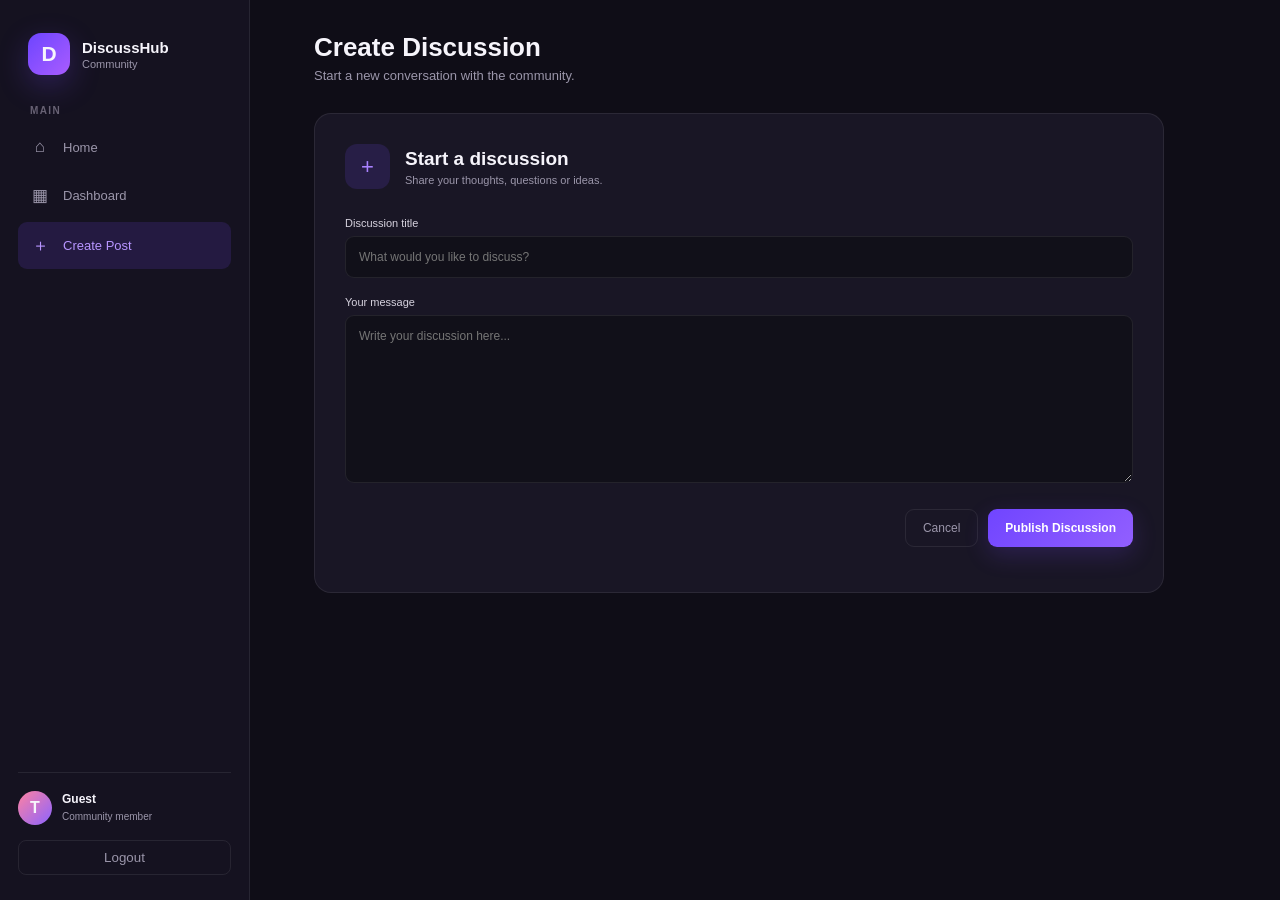
<file: frontend/create-post.html>
<!DOCTYPE html>
<html lang="en">

<head>

    <meta charset="UTF-8">

    <meta
        name="viewport"
        content="width=device-width, initial-scale=1.0">

    <title>Create Discussion | DiscussHub</title>

    <link rel="stylesheet" href="style.css">

</head>

<body>

    <div class="app-layout">

        <aside class="sidebar">

            <div class="brand">

                <div class="brand-icon">
                    D
                </div>

                <div>
                    <strong>DiscussHub</strong>
                    <span>Community</span>
                </div>

            </div>


            <div class="sidebar-section">

                <p class="sidebar-title">MAIN</p>

                <a href="index.html" class="nav-item">
                    <span>⌂</span>
                    Home
                </a>

                <a href="dashboard.html" class="nav-item">
                    <span>▦</span>
                    Dashboard
                </a>

                <a href="create-post.html"
                   class="nav-item active">
                    <span>＋</span>
                    Create Post
                </a>

            </div>


            <div class="sidebar-bottom">

                <div class="sidebar-user">

                    <div class="avatar">
                        T
                    </div>

                    <div>

                        <strong id="sidebar-username">
                            Guest
                        </strong>

                        <span>
                            Community member
                        </span>

                    </div>

                </div>

                <button
                    class="logout-btn"
                    onclick="logout()">

                    Logout

                </button>

            </div>

        </aside>


        <main class="main-content">

            <header class="topbar">

                <div>

                    <h1>Create Discussion</h1>

                    <p>
                        Start a new conversation with the community.
                    </p>

                </div>

            </header>


            <section class="create-card">

                <div class="create-header">

                    <div class="create-icon">
                        +
                    </div>

                    <div>

                        <h2>Start a discussion</h2>

                        <p>
                            Share your thoughts, questions or ideas.
                        </p>

                    </div>

                </div>


                <form id="create-post-form">

                    <label>Discussion title</label>

                    <input
                        type="text"
                        id="post-title"
                        placeholder="What would you like to discuss?"
                        maxlength="200"
                        required>


                    <label>Your message</label>

                    <textarea
                        id="post-content"
                        rows="10"
                        placeholder="Write your discussion here..."
                        required></textarea>


                    <div class="form-actions">

                        <a
                            href="index.html"
                            class="secondary-btn">

                            Cancel

                        </a>

                        <button
                            type="submit"
                            class="primary-btn">

                            Publish Discussion

                        </button>

                    </div>

                </form>


                <p
                    id="post-message"
                    class="form-message">
                </p>

            </section>

        </main>

    </div>


    <script src="app.js"></script>

</body>

</html>
</file>
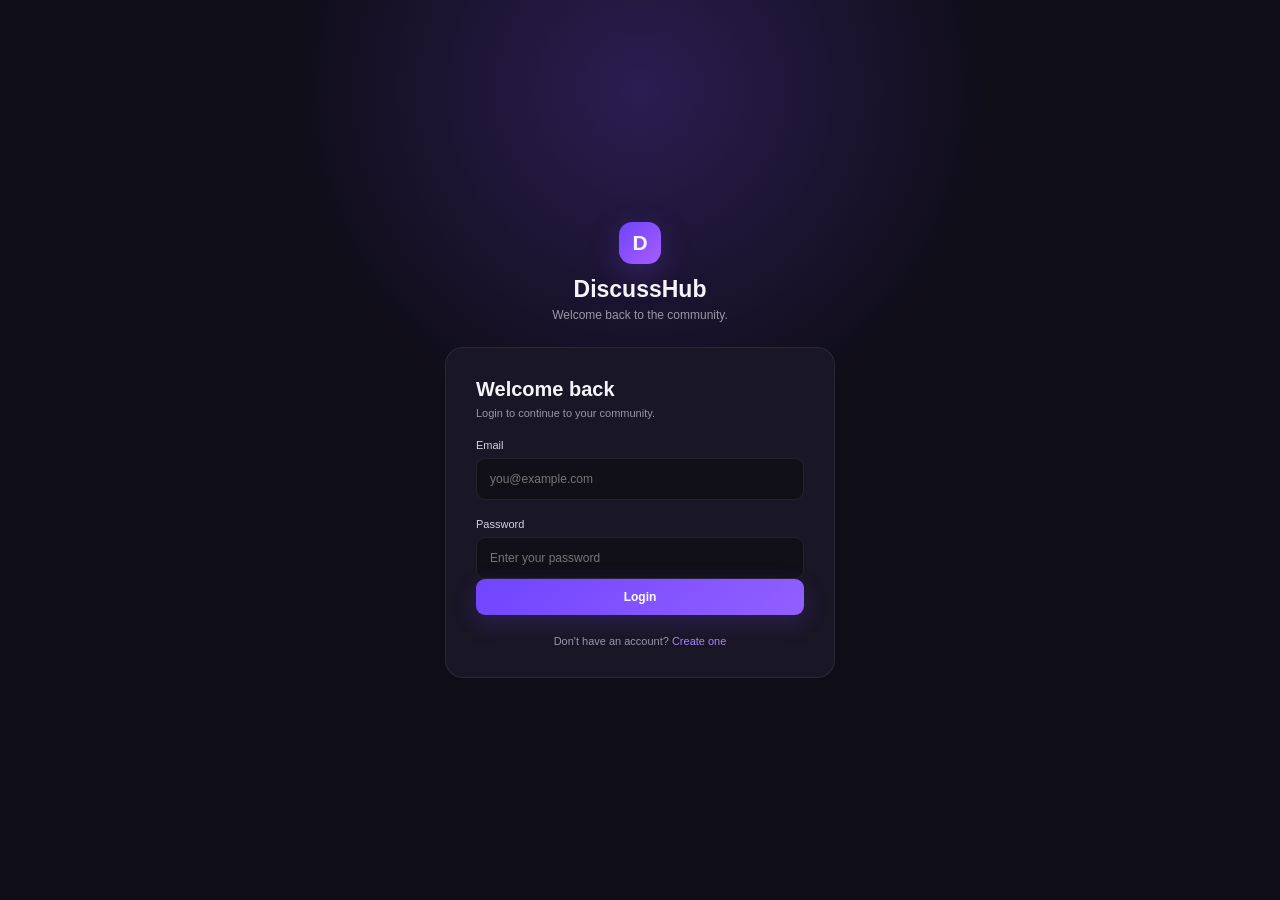
<file: frontend/login.html>
<!DOCTYPE html>
<html lang="en">

<head>

    <meta charset="UTF-8">

    <meta
        name="viewport"
        content="width=device-width, initial-scale=1.0">

    <title>Login | DiscussHub</title>

    <link rel="stylesheet" href="style.css">

</head>

<body class="auth-page">

    <div class="auth-container">

        <div class="auth-brand">

            <div class="brand-icon">
                D
            </div>

            <h1>DiscussHub</h1>

            <p>
                Welcome back to the community.
            </p>

        </div>


        <div class="auth-card">

            <h2>Welcome back</h2>

            <p class="auth-subtitle">
                Login to continue to your community.
            </p>


            <form id="login-form">

                <label>Email</label>

                <input
                    type="email"
                    id="login-email"
                    placeholder="you@example.com"
                    required>


                <label>Password</label>

                <input
                    type="password"
                    id="login-password"
                    placeholder="Enter your password"
                    required>


                <button
                    type="submit"
                    class="primary-btn full-width">

                    Login

                </button>

            </form>


            <p
                id="login-message"
                class="form-message">
            </p>


            <div class="auth-footer">

                Don't have an account?

                <a href="register.html">
                    Create one
                </a>

            </div>

        </div>

    </div>


    <script src="app.js"></script>

</body>

</html>
</file>
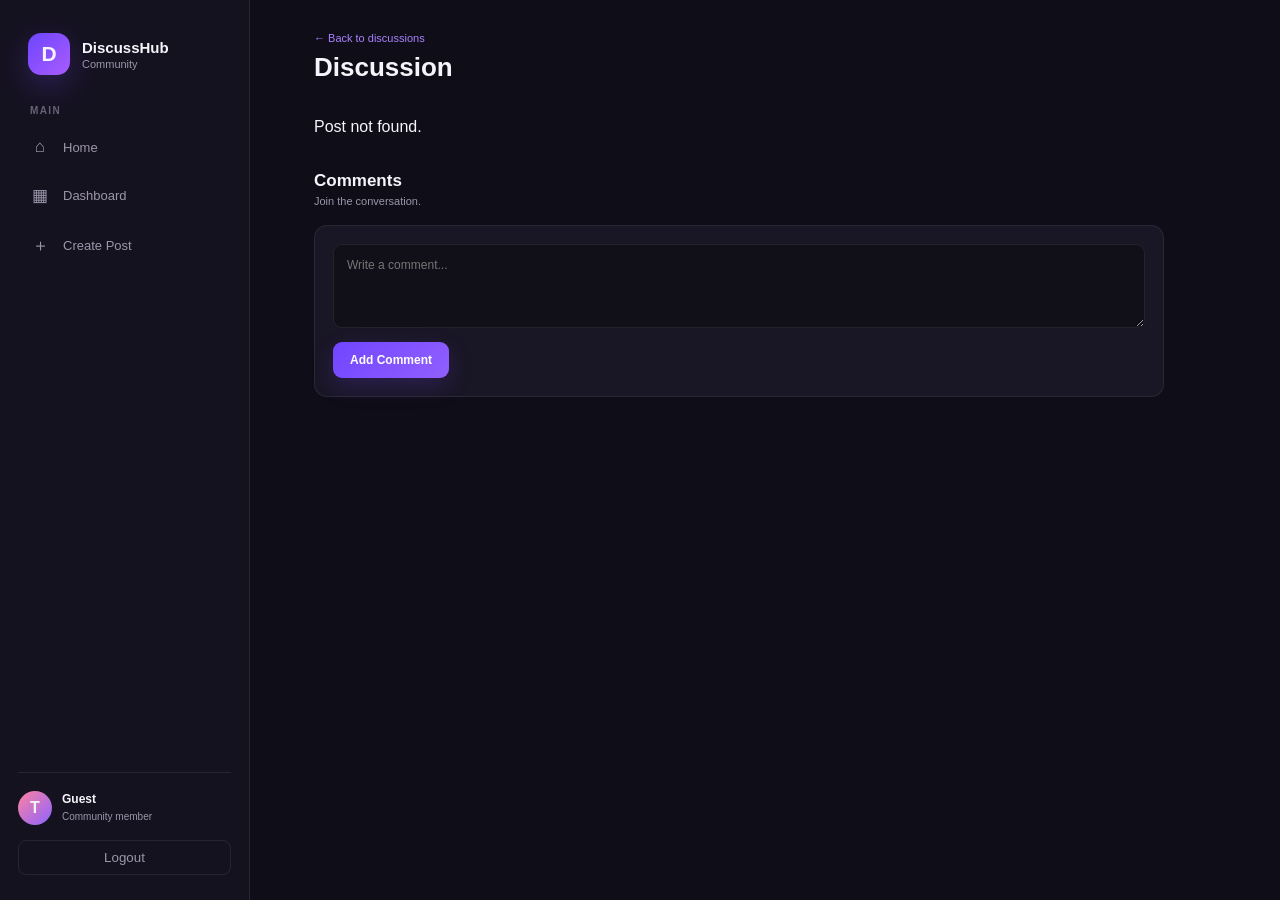
<file: frontend/post.html>
<!DOCTYPE html>
<html lang="en">

<head>

    <meta charset="UTF-8">

    <meta
        name="viewport"
        content="width=device-width, initial-scale=1.0">

    <title>Discussion | DiscussHub</title>

    <link rel="stylesheet" href="style.css">

</head>

<body>

    <div class="app-layout">

        <aside class="sidebar">

            <div class="brand">

                <div class="brand-icon">
                    D
                </div>

                <div>
                    <strong>DiscussHub</strong>
                    <span>Community</span>
                </div>

            </div>


            <div class="sidebar-section">

                <p class="sidebar-title">MAIN</p>

                <a href="index.html" class="nav-item">
                    <span>⌂</span>
                    Home
                </a>

                <a href="dashboard.html" class="nav-item">
                    <span>▦</span>
                    Dashboard
                </a>

                <a href="create-post.html" class="nav-item">
                    <span>＋</span>
                    Create Post
                </a>

            </div>


            <div class="sidebar-bottom">

                <div class="sidebar-user">

                    <div class="avatar">
                        T
                    </div>

                    <div>

                        <strong id="sidebar-username">
                            Guest
                        </strong>

                        <span>
                            Community member
                        </span>

                    </div>

                </div>

                <button
                    class="logout-btn"
                    onclick="logout()">

                    Logout

                </button>

            </div>

        </aside>


        <main class="main-content">

            <header class="topbar">

                <div>

                    <a
                        href="index.html"
                        class="back-link">

                        ← Back to discussions

                    </a>

                    <h1>Discussion</h1>

                </div>

            </header>


            <section id="single-post-container">

                <div class="loading">
                    Loading discussion...
                </div>

            </section>


            <section class="comments-section">

                <div class="section-heading">

                    <div>

                        <h2>Comments</h2>

                        <p>
                            Join the conversation.
                        </p>

                    </div>

                </div>


                <form id="comment-form"
                      class="comment-form">

                    <textarea
                        id="comment-content"
                        rows="4"
                        placeholder="Write a comment..."
                        required></textarea>

                    <button
                        type="submit"
                        class="primary-btn">

                        Add Comment

                    </button>

                </form>


                <div id="comments-container">

                </div>

            </section>

        </main>

    </div>


    <script src="app.js"></script>

</body>

</html>
</file>
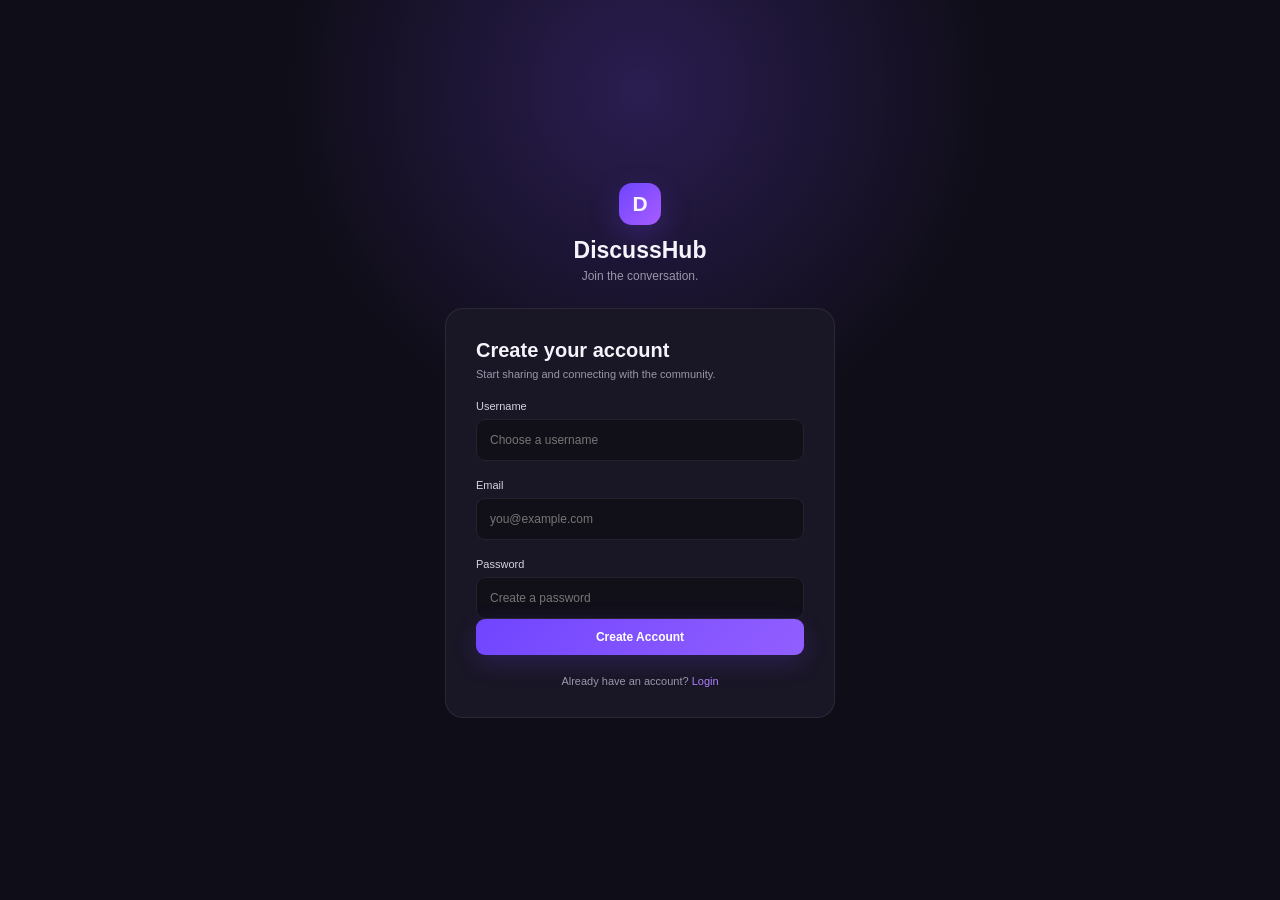
<file: frontend/register.html>
<!DOCTYPE html>
<html lang="en">

<head>

    <meta charset="UTF-8">

    <meta
        name="viewport"
        content="width=device-width, initial-scale=1.0">

    <title>Create Account | DiscussHub</title>

    <link rel="stylesheet" href="style.css">

</head>

<body class="auth-page">

    <div class="auth-container">

        <div class="auth-brand">

            <div class="brand-icon">
                D
            </div>

            <h1>DiscussHub</h1>

            <p>
                Join the conversation.
            </p>

        </div>


        <div class="auth-card">

            <h2>Create your account</h2>

            <p class="auth-subtitle">
                Start sharing and connecting with the community.
            </p>


            <form id="register-form">

                <label>Username</label>

                <input
                    type="text"
                    id="register-username"
                    placeholder="Choose a username"
                    required>


                <label>Email</label>

                <input
                    type="email"
                    id="register-email"
                    placeholder="you@example.com"
                    required>


                <label>Password</label>

                <input
                    type="password"
                    id="register-password"
                    placeholder="Create a password"
                    required>


                <button
                    type="submit"
                    class="primary-btn full-width">

                    Create Account

                </button>

            </form>


            <p
                id="register-message"
                class="form-message">
            </p>


            <div class="auth-footer">

                Already have an account?

                <a href="login.html">
                    Login
                </a>

            </div>

        </div>

    </div>


    <script src="app.js"></script>

</body>

</html>
</file>
<file: frontend/style.css>
* {
    margin: 0;
    padding: 0;
    box-sizing: border-box;
}

:root {
    --bg: #0f0d17;
    --sidebar: #151220;
    --card: #191625;
    --card-light: #211c30;
    --border: rgba(255, 255, 255, 0.08);
    --text: #f6f4fb;
    --muted: #9b96aa;
    --purple: #7c4dff;
    --purple-light: #a477ff;
    --blue: #4f8cff;
    --green: #36d399;
    --red: #ff5c7c;
}

body {
    font-family: Inter, -apple-system, BlinkMacSystemFont, "Segoe UI",
        sans-serif;
    background: var(--bg);
    color: var(--text);
    min-height: 100vh;
}

a {
    color: inherit;
}

button,
input,
textarea {
    font-family: inherit;
}


/* =========================================================
   LAYOUT
   ========================================================= */

.app-layout {
    min-height: 100vh;
    display: flex;
}


/* =========================================================
   SIDEBAR
   ========================================================= */

.sidebar {
    width: 250px;
    background: var(--sidebar);
    border-right: 1px solid var(--border);
    padding: 25px 18px;
    display: flex;
    flex-direction: column;
    position: fixed;
    top: 0;
    bottom: 0;
    left: 0;
}

.brand {
    display: flex;
    align-items: center;
    gap: 12px;
    padding: 8px 10px 30px;
}

.brand-icon {
    width: 42px;
    height: 42px;
    border-radius: 13px;

    background: linear-gradient(
        135deg,
        #6d45ff,
        #a95cff
    );

    display: flex;
    align-items: center;
    justify-content: center;

    font-size: 21px;
    font-weight: 800;

    box-shadow: 0 10px 30px rgba(124, 77, 255, 0.25);
}

.brand strong {
    display: block;
    font-size: 15px;
}

.brand span {
    display: block;
    color: var(--muted);
    font-size: 11px;
    margin-top: 2px;
}

.sidebar-section {
    margin-bottom: 28px;
}

.sidebar-title {
    color: #686274;
    font-size: 10px;
    font-weight: 700;
    letter-spacing: 1.4px;
    padding: 0 12px;
    margin-bottom: 9px;
}

.nav-item {
    display: flex;
    align-items: center;
    gap: 13px;

    padding: 12px;

    color: var(--muted);

    text-decoration: none;

    border-radius: 9px;

    margin-bottom: 4px;

    font-size: 13px;

    transition: 0.2s;
}

.nav-item span {
    width: 20px;
    text-align: center;
    font-size: 17px;
}

.nav-item:hover {
    background: rgba(255, 255, 255, 0.04);
    color: white;
}

.nav-item.active {
    background: rgba(124, 77, 255, 0.15);
    color: #b795ff;
}

.sidebar-bottom {
    margin-top: auto;
    border-top: 1px solid var(--border);
    padding-top: 18px;
}

.sidebar-user {
    display: flex;
    align-items: center;
    gap: 10px;
    margin-bottom: 15px;
}

.avatar {
    width: 34px;
    height: 34px;
    border-radius: 50%;

    background: linear-gradient(
        135deg,
        #ff82a1,
        #8c63ff
    );

    display: flex;
    align-items: center;
    justify-content: center;

    font-weight: bold;
}

.sidebar-user strong {
    display: block;
    font-size: 12px;
}

.sidebar-user span {
    color: var(--muted);
    font-size: 10px;
}

.logout-btn {
    width: 100%;
    border: 1px solid var(--border);
    background: transparent;
    color: var(--muted);
    padding: 9px;
    border-radius: 8px;
    cursor: pointer;
}

.logout-btn:hover {
    color: white;
    background: rgba(255,255,255,0.04);
}


/* =========================================================
   MAIN
   ========================================================= */

.main-content {
    margin-left: 250px;
    width: calc(100% - 250px);
    padding: 32px 5%;
    max-width: 1500px;
}

.topbar {
    display: flex;
    justify-content: space-between;
    align-items: center;
    margin-bottom: 30px;
}

.topbar h1 {
    font-size: 26px;
    margin-bottom: 5px;
}

.topbar p {
    color: var(--muted);
    font-size: 13px;
}

.topbar-actions {
    display: flex;
    align-items: center;
    gap: 12px;
}

.icon-btn {
    width: 42px;
    height: 42px;
    border: 1px solid var(--border);
    border-radius: 11px;
    background: var(--card);
    color: white;
    cursor: pointer;
}


/* =========================================================
   BUTTONS
   ========================================================= */

.primary-btn {
    display: inline-flex;
    align-items: center;
    justify-content: center;

    border: none;

    background: linear-gradient(
        135deg,
        #7045ff,
        #925fff
    );

    color: white;

    padding: 11px 17px;

    border-radius: 9px;

    text-decoration: none;

    font-size: 12px;
    font-weight: 600;

    cursor: pointer;

    box-shadow: 0 8px 25px rgba(124,77,255,0.2);
}

.primary-btn:hover {
    transform: translateY(-1px);
}

.secondary-btn {
    display: inline-flex;
    align-items: center;
    justify-content: center;

    padding: 11px 17px;

    border: 1px solid var(--border);

    border-radius: 9px;

    text-decoration: none;

    color: var(--muted);

    font-size: 12px;
}

.full-width {
    width: 100%;
}


/* =========================================================
   WELCOME CARD
   ========================================================= */

.welcome-card {
    border: 1px solid rgba(160, 120, 255, 0.2);

    border-radius: 18px;

    padding: 32px;

    margin-bottom: 35px;

    background:
        radial-gradient(
            circle at 90% 20%,
            rgba(132, 76, 255, 0.4),
            transparent 35%
        ),
        linear-gradient(
            135deg,
            #241b42,
            #181426
        );

    display: flex;
    justify-content: space-between;
    align-items: center;
}

.eyebrow {
    color: #a982ff;
    font-size: 9px;
    font-weight: 700;
    letter-spacing: 1.5px;
}

.welcome-card h2 {
    font-size: 28px;
    margin: 9px 0;
}

.welcome-card p {
    color: #aaa3b9;
    font-size: 13px;
    max-width: 500px;
}

.white-btn {
    background: white;
    color: #16121e;
    padding: 12px 17px;
    border-radius: 9px;
    text-decoration: none;
    font-size: 12px;
    font-weight: 700;
}


/* =========================================================
   CONTENT GRID
   ========================================================= */

.content-grid {
    display: grid;
    grid-template-columns: minmax(0, 1fr) 280px;
    gap: 25px;
}

.section-heading {
    display: flex;
    justify-content: space-between;
    align-items: center;
    margin-bottom: 18px;
}

.section-heading h2 {
    font-size: 17px;
}

.section-heading p {
    color: var(--muted);
    font-size: 11px;
    margin-top: 4px;
}

.filter-btn {
    background: var(--card);
    border: 1px solid var(--border);
    color: var(--muted);
    padding: 9px 13px;
    border-radius: 8px;
    cursor: pointer;
}


/* =========================================================
   POST CARD
   ========================================================= */

.post-card {
    background: var(--card);
    border: 1px solid var(--border);
    border-radius: 14px;
    padding: 20px;
    margin-bottom: 14px;
    transition: 0.2s;
}

.post-card:hover {
    border-color: rgba(150, 110, 255, 0.3);
    transform: translateY(-2px);
}

.post-header {
    display: flex;
    gap: 12px;
    align-items: center;
}

.post-avatar {
    width: 39px;
    height: 39px;
    border-radius: 50%;

    background: linear-gradient(
        135deg,
        #ff7597,
        #714bff
    );

    display: flex;
    align-items: center;
    justify-content: center;

    font-size: 12px;
    font-weight: bold;
}

.post-author strong {
    display: block;
    font-size: 12px;
}

.post-author span {
    color: var(--muted);
    font-size: 10px;
}

.post-card h3 {
    font-size: 17px;
    margin: 17px 0 8px;
}

.post-content {
    color: #aaa5b3;
    font-size: 13px;
    line-height: 1.7;
}

.post-actions {
    display: flex;
    gap: 8px;
    margin-top: 18px;
}

.action-btn {
    border: 1px solid var(--border);
    background: #15121e;
    color: var(--muted);
    padding: 8px 12px;
    border-radius: 8px;
    cursor: pointer;
    font-size: 11px;
}

.action-btn:hover {
    color: white;
    border-color: rgba(150,110,255,0.4);
}

.view-post {
    text-decoration: none;
    color: #a982ff;
    font-size: 11px;
    padding: 9px 12px;
}


/* =========================================================
   RIGHT PANEL
   ========================================================= */

.side-card {
    background: var(--card);
    border: 1px solid var(--border);
    border-radius: 14px;
    padding: 20px;
    margin-bottom: 15px;
}

.side-card h3 {
    font-size: 14px;
    margin-bottom: 17px;
}

.stat-row {
    display: flex;
    justify-content: space-between;
    border-bottom: 1px solid var(--border);
    padding: 11px 0;
    color: var(--muted);
    font-size: 11px;
}

.stat-row:last-child {
    border-bottom: none;
}

.stat-row strong {
    color: white;
}

.quick-action {
    display: flex;
    gap: 12px;
    align-items: center;
    padding: 11px 0;
    text-decoration: none;
}

.quick-icon {
    width: 36px;
    height: 36px;
    border-radius: 9px;
    display: flex;
    align-items: center;
    justify-content: center;
}

.quick-icon.purple {
    background: rgba(124,77,255,0.15);
    color: #a982ff;
}

.quick-icon.blue {
    background: rgba(79,140,255,0.15);
    color: #6ea0ff;
}

.quick-action strong {
    display: block;
    font-size: 11px;
}

.quick-action small {
    display: block;
    color: var(--muted);
    font-size: 9px;
    margin-top: 3px;
}


/* =========================================================
   CREATE POST
   ========================================================= */

.create-card {
    background: var(--card);
    border: 1px solid var(--border);
    border-radius: 17px;
    padding: 30px;
    max-width: 850px;
}

.create-header {
    display: flex;
    gap: 15px;
    align-items: center;
    margin-bottom: 28px;
}

.create-icon {
    width: 45px;
    height: 45px;
    border-radius: 12px;
    background: rgba(124,77,255,0.15);
    color: #a982ff;
    display: flex;
    align-items: center;
    justify-content: center;
    font-size: 22px;
}

.create-header h2 {
    font-size: 19px;
}

.create-header p {
    color: var(--muted);
    font-size: 11px;
    margin-top: 4px;
}

label {
    display: block;
    color: #d7d3df;
    font-size: 11px;
    margin-bottom: 7px;
    margin-top: 18px;
}

input,
textarea {
    width: 100%;

    background: #111019;

    color: white;

    border: 1px solid var(--border);

    border-radius: 9px;

    padding: 13px;

    outline: none;

    font-size: 12px;
}

input:focus,
textarea:focus {
    border-color: rgba(140, 90, 255, 0.6);
}

textarea {
    resize: vertical;
}

.form-actions {
    display: flex;
    justify-content: flex-end;
    gap: 10px;
    margin-top: 22px;
}

.form-message {
    text-align: center;
    margin-top: 15px;
    font-size: 12px;
    color: var(--muted);
}


/* =========================================================
   COMMENTS
   ========================================================= */

.comments-section {
    max-width: 850px;
    margin-top: 35px;
}

.comment-form {
    background: var(--card);
    border: 1px solid var(--border);
    border-radius: 13px;
    padding: 18px;
    margin-bottom: 20px;
}

.comment-form button {
    margin-top: 10px;
}

.comment {
    background: var(--card);
    border: 1px solid var(--border);
    border-radius: 12px;
    padding: 16px;
    margin-bottom: 10px;
}

.comment-user {
    font-size: 11px;
    font-weight: 700;
}

.comment-text {
    color: #aaa5b3;
    font-size: 12px;
    line-height: 1.6;
    margin-top: 8px;
}


/* =========================================================
   AUTH
   ========================================================= */

.auth-page {
    min-height: 100vh;

    display: flex;
    align-items: center;
    justify-content: center;

    background:
        radial-gradient(
            circle at 50% 10%,
            rgba(124,77,255,0.25),
            transparent 35%
        ),
        var(--bg);
}

.auth-container {
    width: 100%;
    max-width: 430px;
    padding: 20px;
}

.auth-brand {
    text-align: center;
    margin-bottom: 25px;
}

.auth-brand .brand-icon {
    margin: auto;
}

.auth-brand h1 {
    margin-top: 12px;
    font-size: 23px;
}

.auth-brand p {
    color: var(--muted);
    font-size: 12px;
    margin-top: 5px;
}

.auth-card {
    background: var(--card);
    border: 1px solid var(--border);
    border-radius: 18px;
    padding: 30px;
}

.auth-card h2 {
    font-size: 20px;
}

.auth-subtitle {
    color: var(--muted);
    font-size: 11px;
    margin-top: 6px;
    margin-bottom: 20px;
}

.auth-footer {
    text-align: center;
    color: var(--muted);
    font-size: 11px;
    margin-top: 20px;
}

.auth-footer a {
    color: #a982ff;
    text-decoration: none;
}


/* =========================================================
   DASHBOARD
   ========================================================= */

.dashboard-hero {
    background:
        linear-gradient(
            135deg,
            #261d48,
            #171426
        );

    border: 1px solid rgba(150,110,255,0.2);

    border-radius: 17px;

    padding: 30px;

    display: flex;
    justify-content: space-between;
    align-items: center;

    margin-bottom: 20px;
}

.dashboard-hero h2 {
    font-size: 26px;
    margin: 7px 0;
}

.dashboard-hero p {
    color: var(--muted);
    font-size: 12px;
}

.dashboard-avatar {
    width: 70px;
    height: 70px;
    border-radius: 20px;

    background: linear-gradient(
        135deg,
        #7c4dff,
        #ff6f9c
    );

    display: flex;
    align-items: center;
    justify-content: center;

    font-size: 25px;
    font-weight: bold;
}

.stats-grid {
    display: grid;
    grid-template-columns: repeat(3, 1fr);
    gap: 15px;
    margin-bottom: 25px;
}

.dashboard-stat {
    background: var(--card);
    border: 1px solid var(--border);
    border-radius: 14px;
    padding: 20px;

    display: flex;
    gap: 13px;
    align-items: center;
}

.stat-icon {
    width: 42px;
    height: 42px;
    border-radius: 11px;

    display: flex;
    align-items: center;
    justify-content: center;
}

.stat-icon.purple {
    background: rgba(124,77,255,0.15);
    color: #a982ff;
}

.stat-icon.blue {
    background: rgba(79,140,255,0.15);
    color: #6ea0ff;
}

.stat-icon.green {
    background: rgba(54,211,153,0.15);
    color: #36d399;
}

.dashboard-stat small {
    display: block;
    color: var(--muted);
    font-size: 10px;
}

.dashboard-stat strong {
    display: block;
    font-size: 18px;
    margin-top: 5px;
}

.dashboard-panel {
    background: var(--card);
    border: 1px solid var(--border);
    border-radius: 15px;
    padding: 23px;
}


/* =========================================================
   OTHER
   ========================================================= */

.loading {
    text-align: center;
    color: var(--muted);
    padding: 40px;
}

.back-link {
    color: #a982ff;
    text-decoration: none;
    font-size: 11px;
    display: block;
    margin-bottom: 8px;
}


/* =========================================================
   RESPONSIVE
   ========================================================= */

@media (max-width: 900px) {

    .sidebar {
        width: 210px;
    }

    .main-content {
        margin-left: 210px;
        width: calc(100% - 210px);
    }

    .content-grid {
        grid-template-columns: 1fr;
    }

    .right-panel {
        display: grid;
        grid-template-columns: 1fr 1fr;
        gap: 15px;
    }
}


@media (max-width: 700px) {

    .sidebar {
        position: static;
        width: 100%;
        height: auto;
    }

    .app-layout {
        display: block;
    }

    .sidebar-section {
        display: none;
    }

    .sidebar-bottom {
        border-top: none;
    }

    .main-content {
        margin-left: 0;
        width: 100%;
        padding: 20px;
    }

    .topbar {
        align-items: flex-start;
    }

    .welcome-card {
        display: block;
    }

    .white-btn {
        display: inline-block;
        margin-top: 20px;
    }

    .right-panel {
        display: block;
    }

    .stats-grid {
        grid-template-columns: 1fr;
    }

    .topbar-actions {
        display: none;
    }

    .dashboard-hero {
        padding: 22px;
    }

    .dashboard-avatar {
        width: 55px;
        height: 55px;
    }
}
</file>
